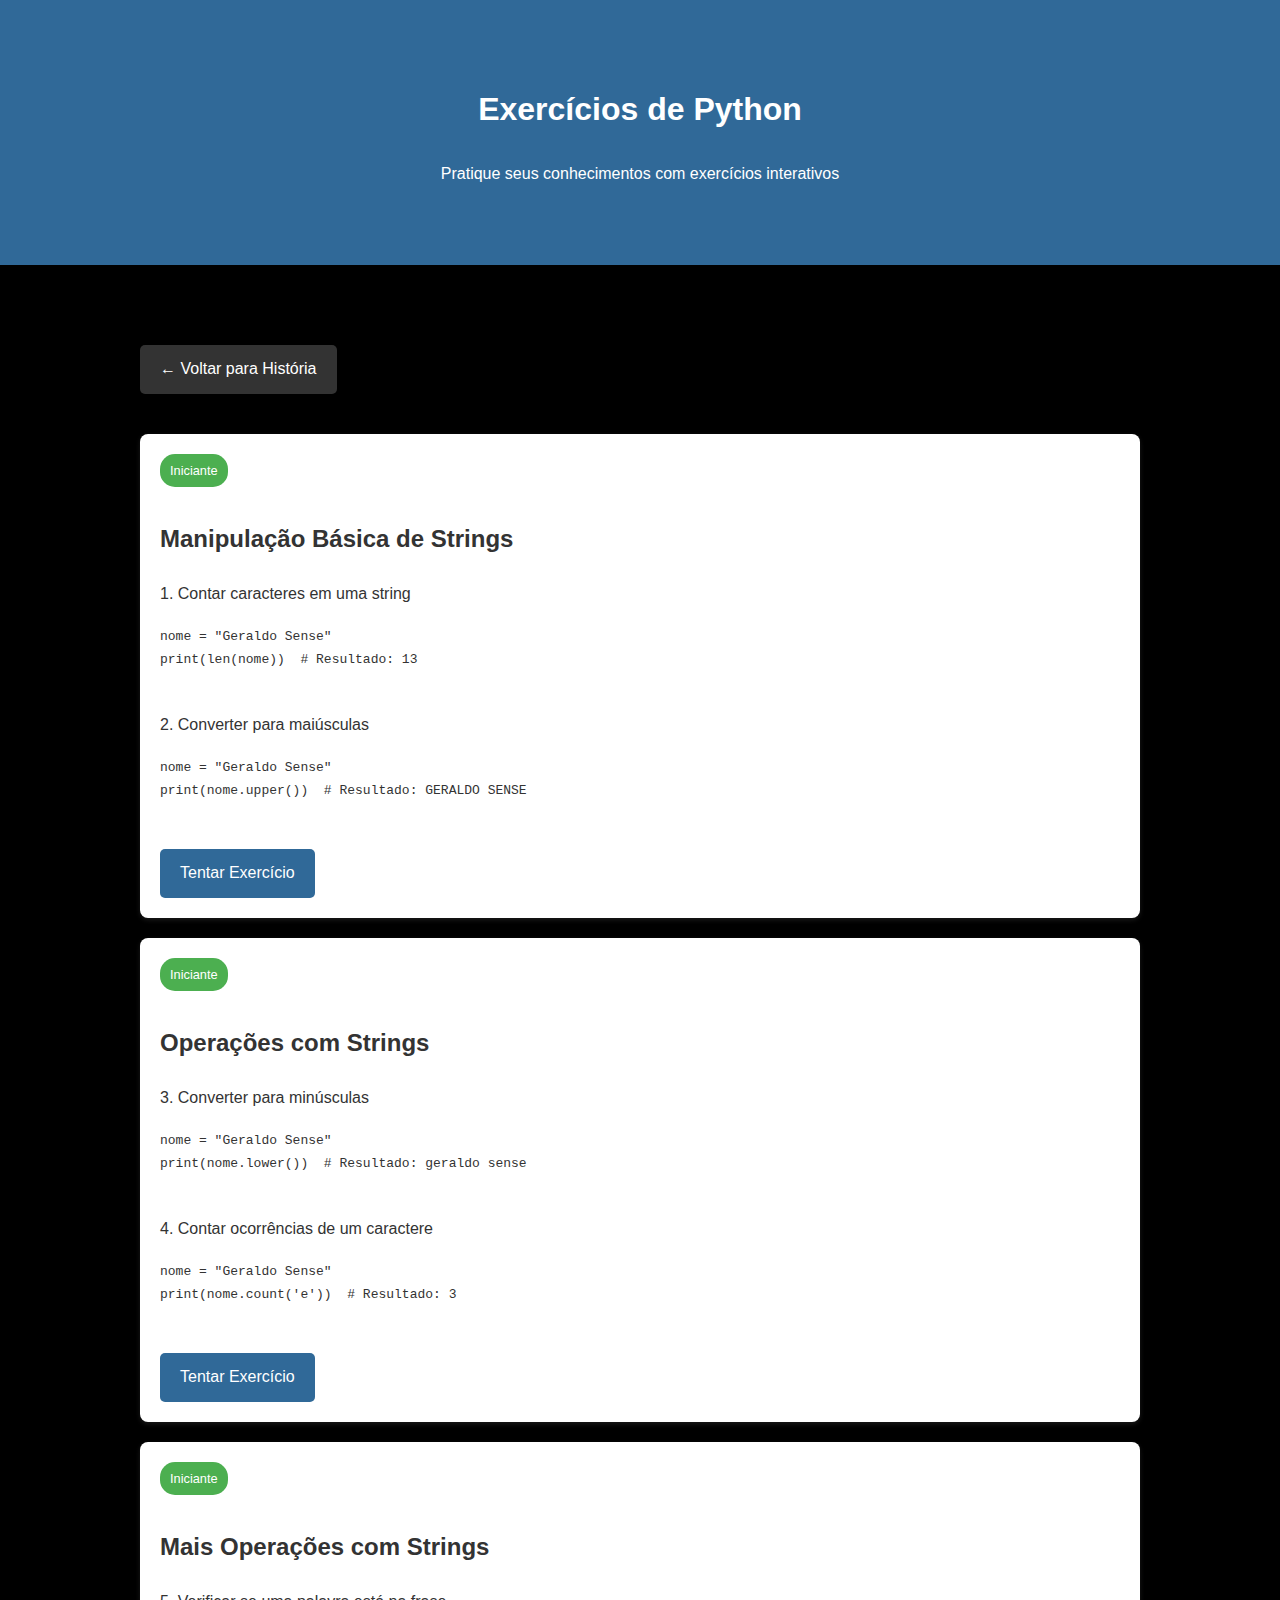
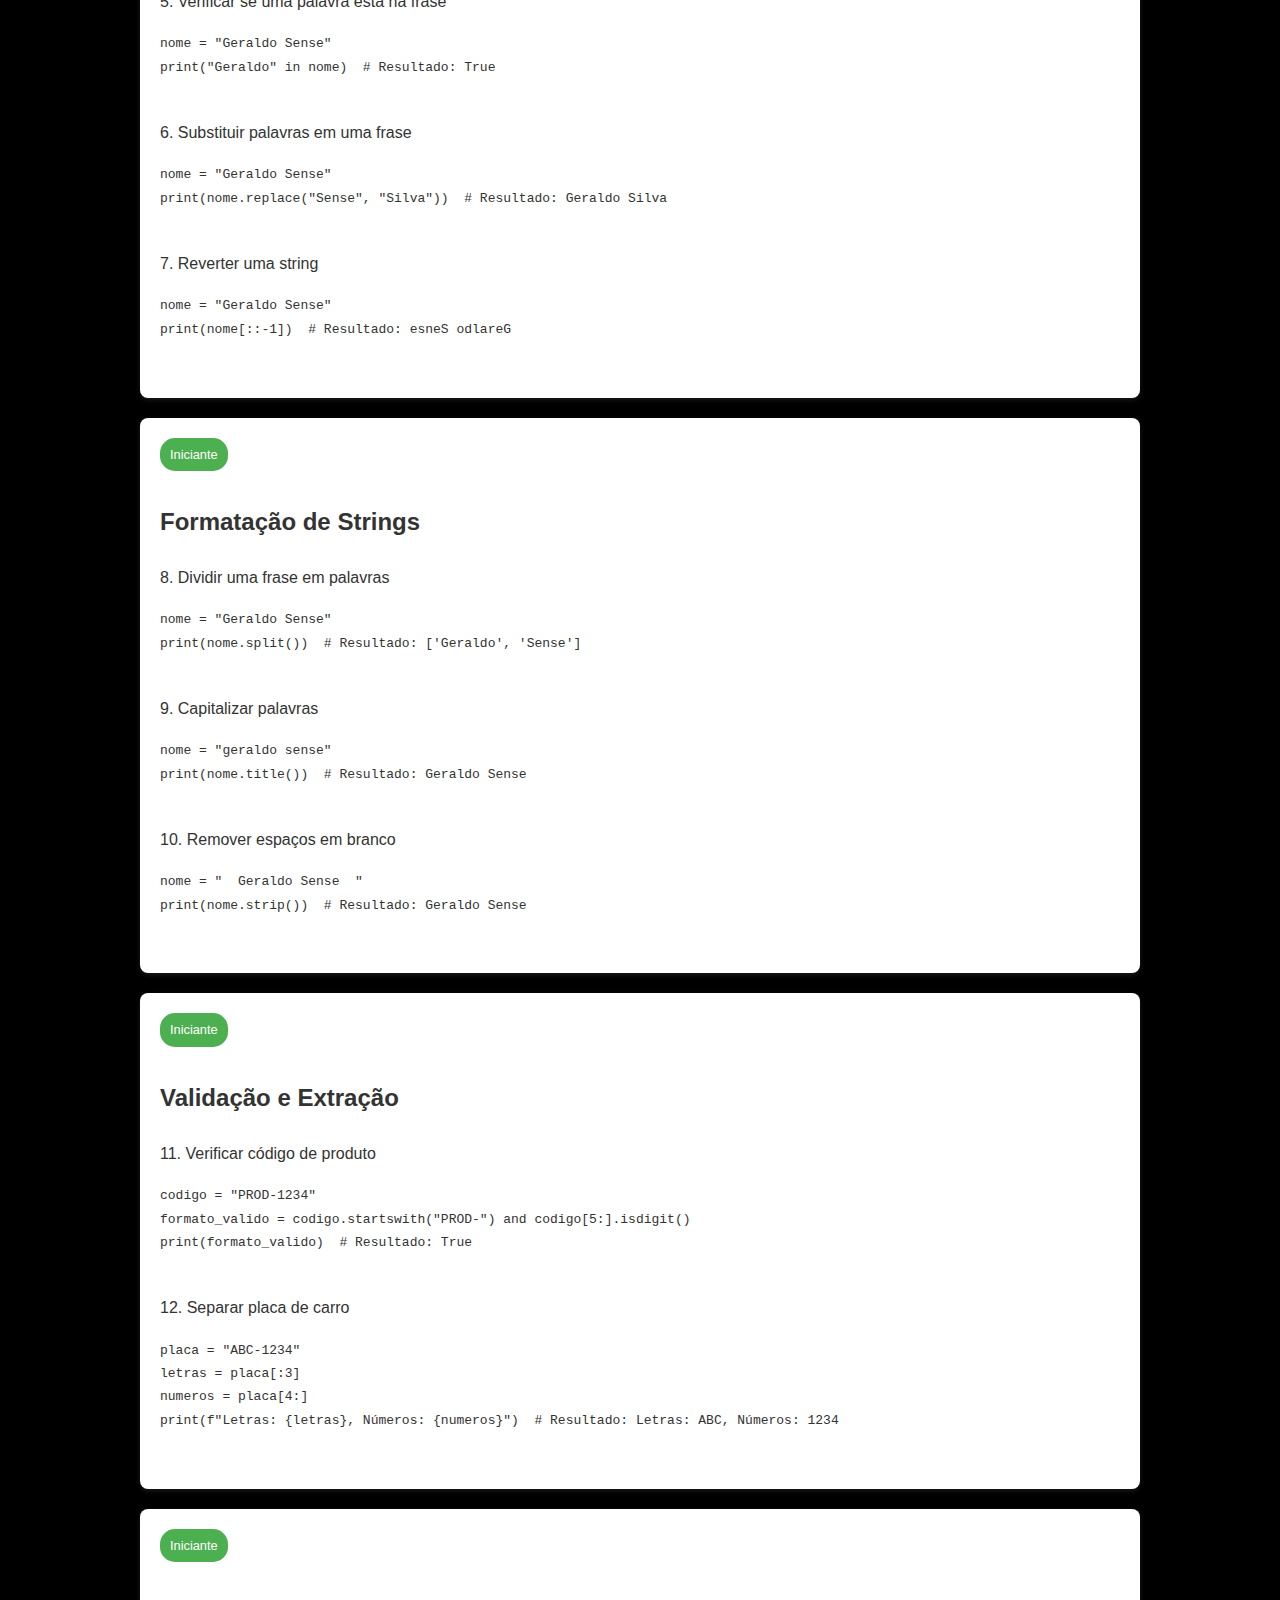
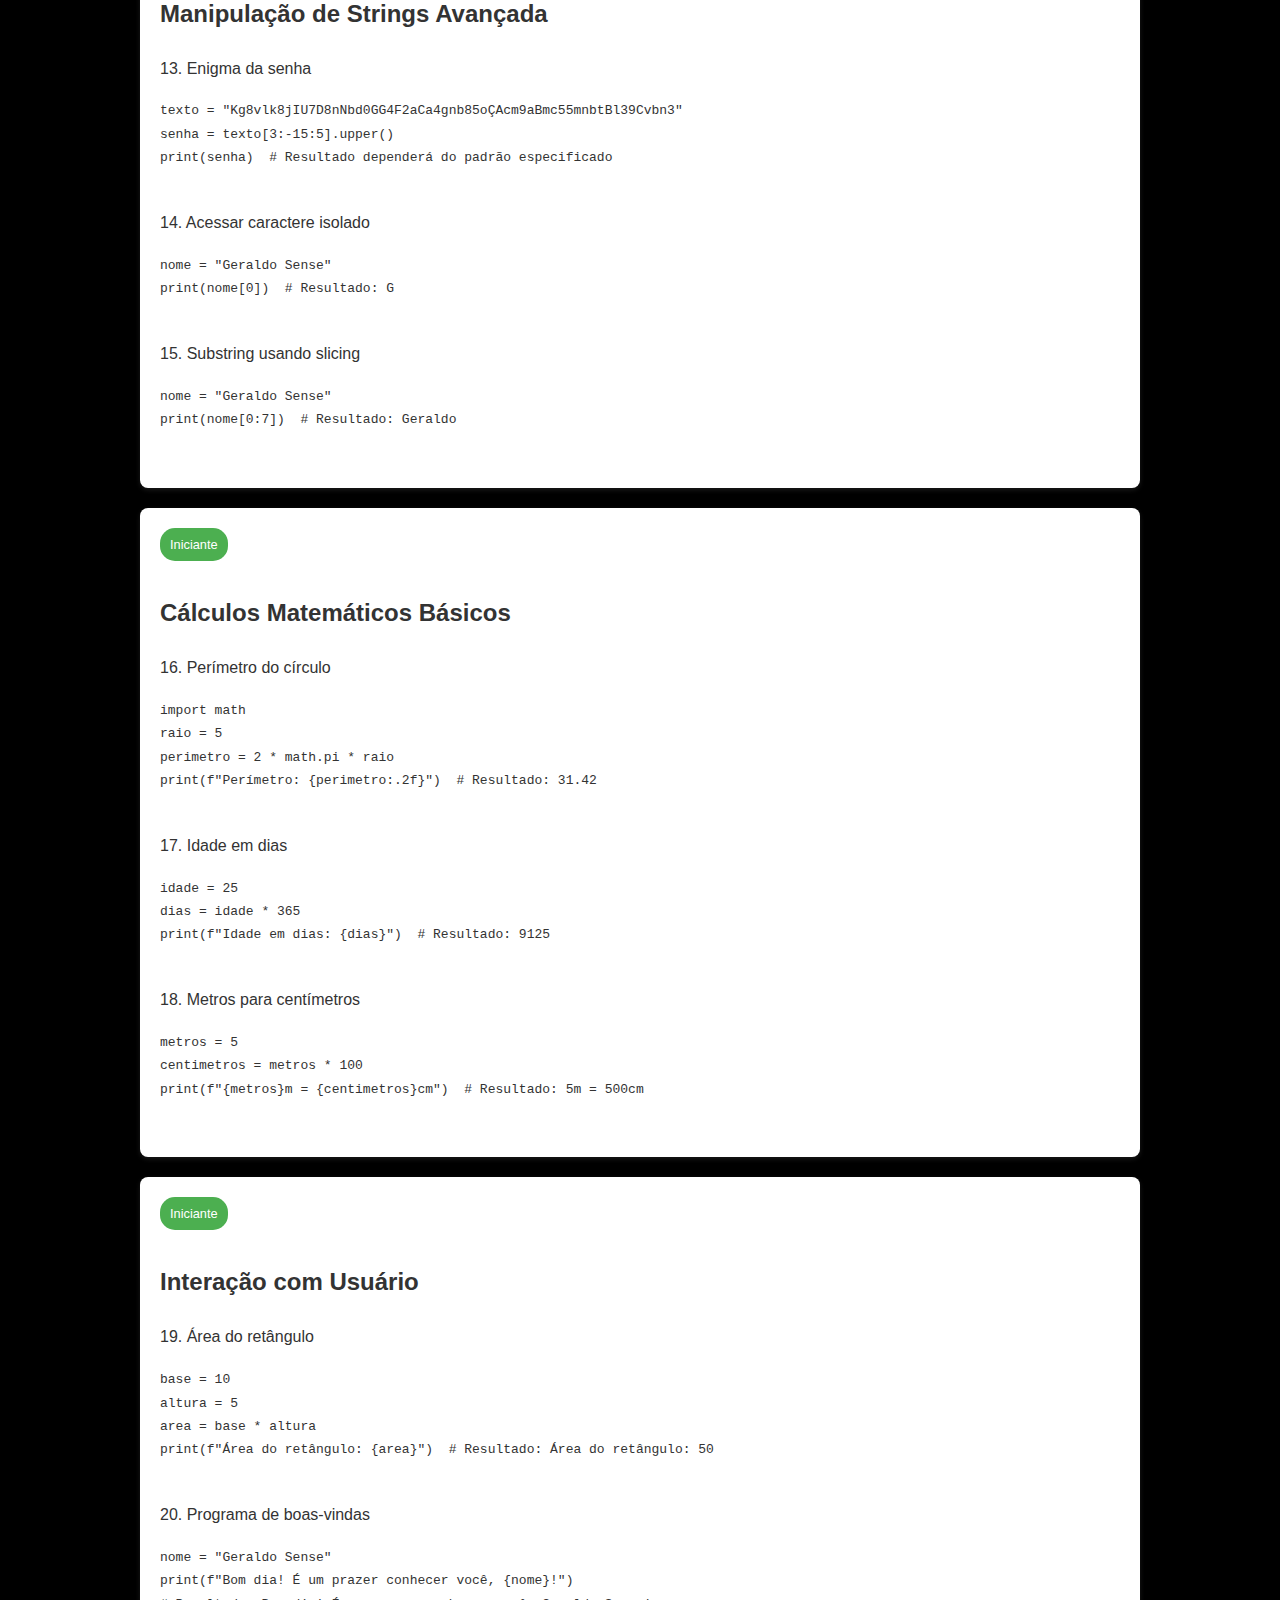
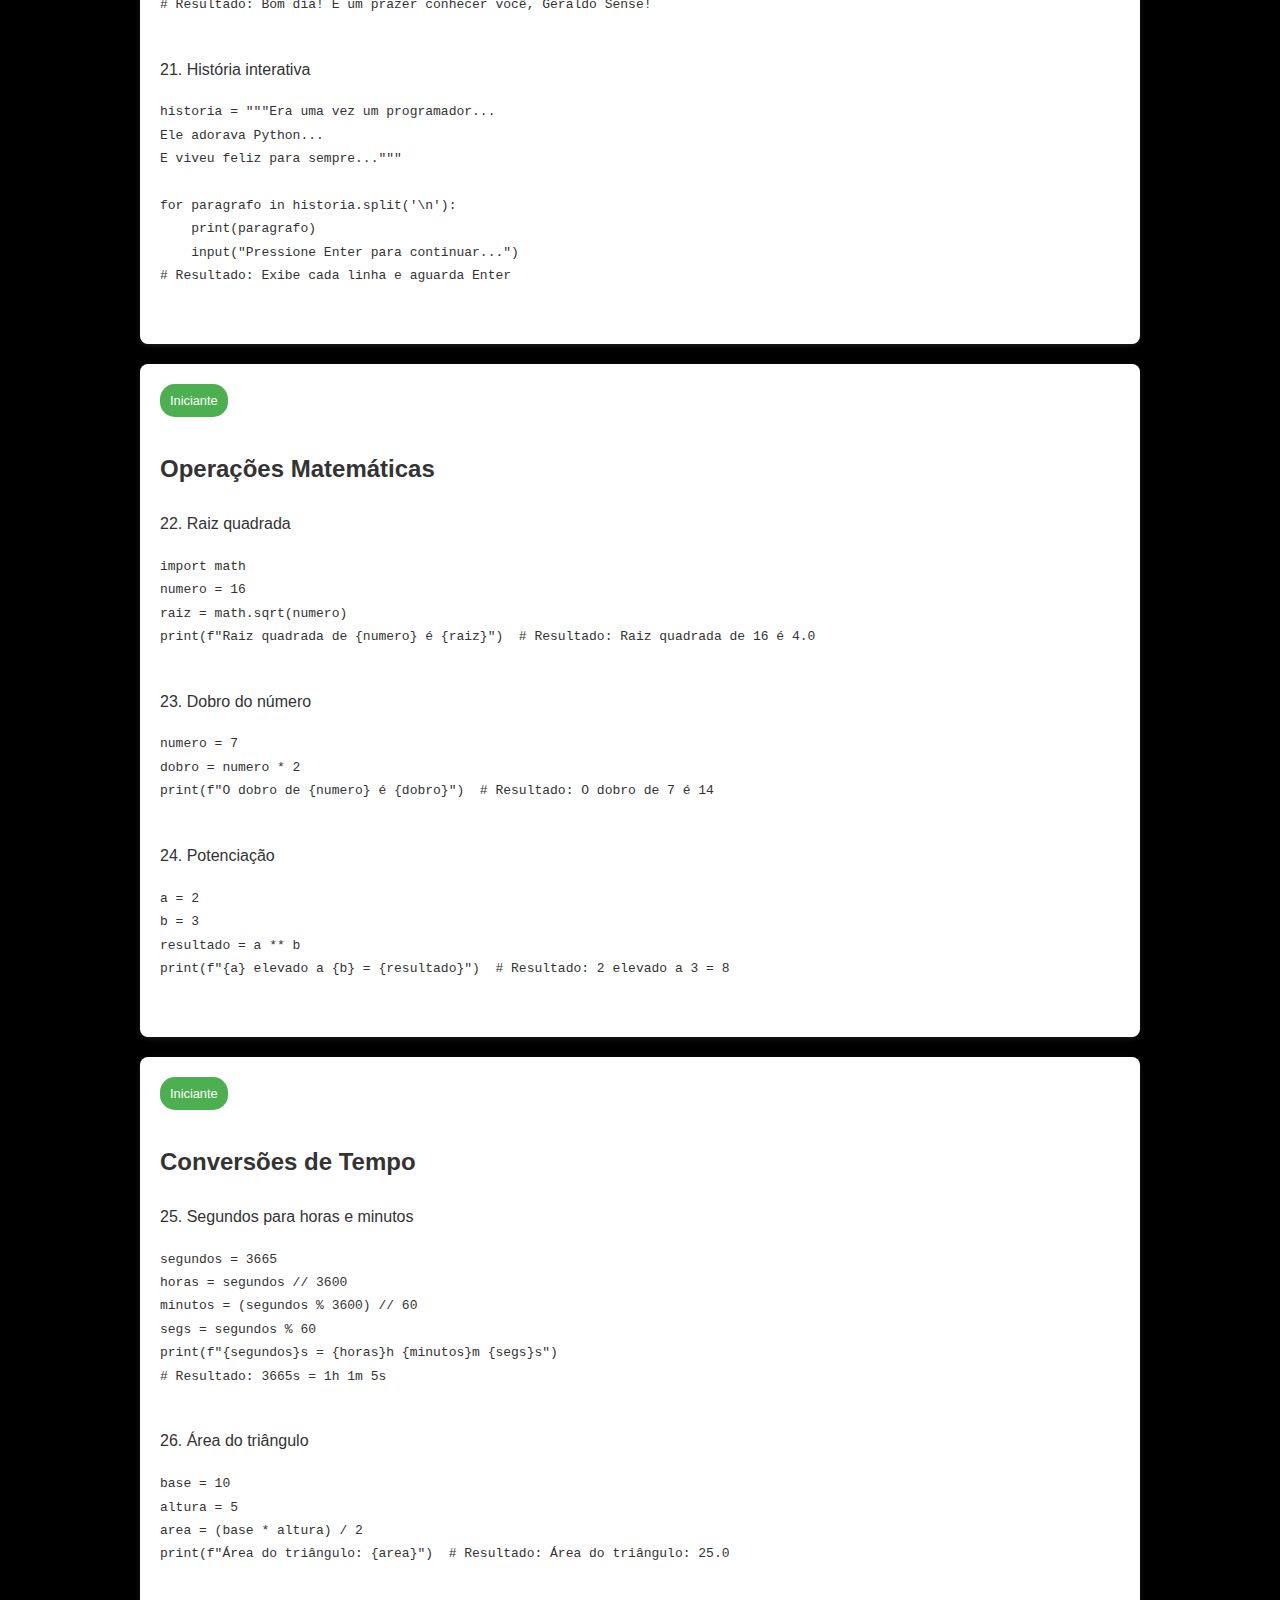
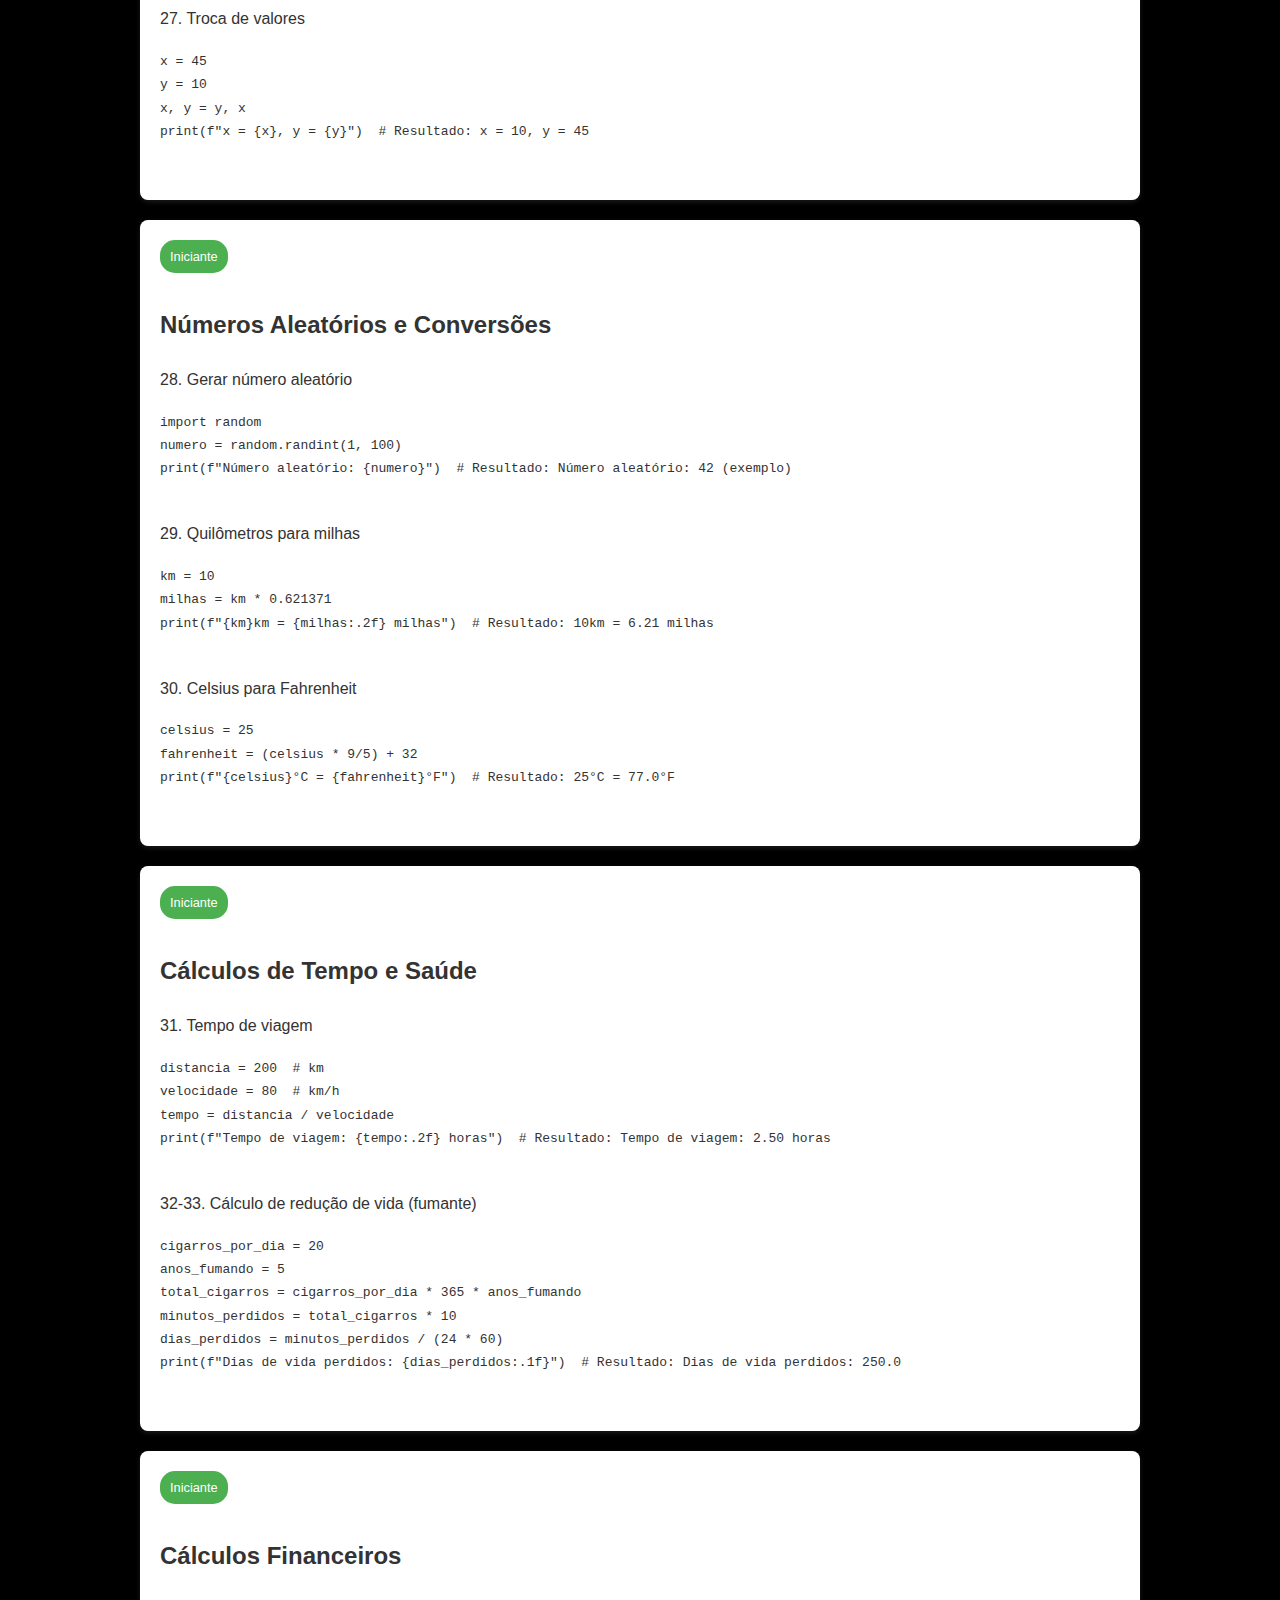
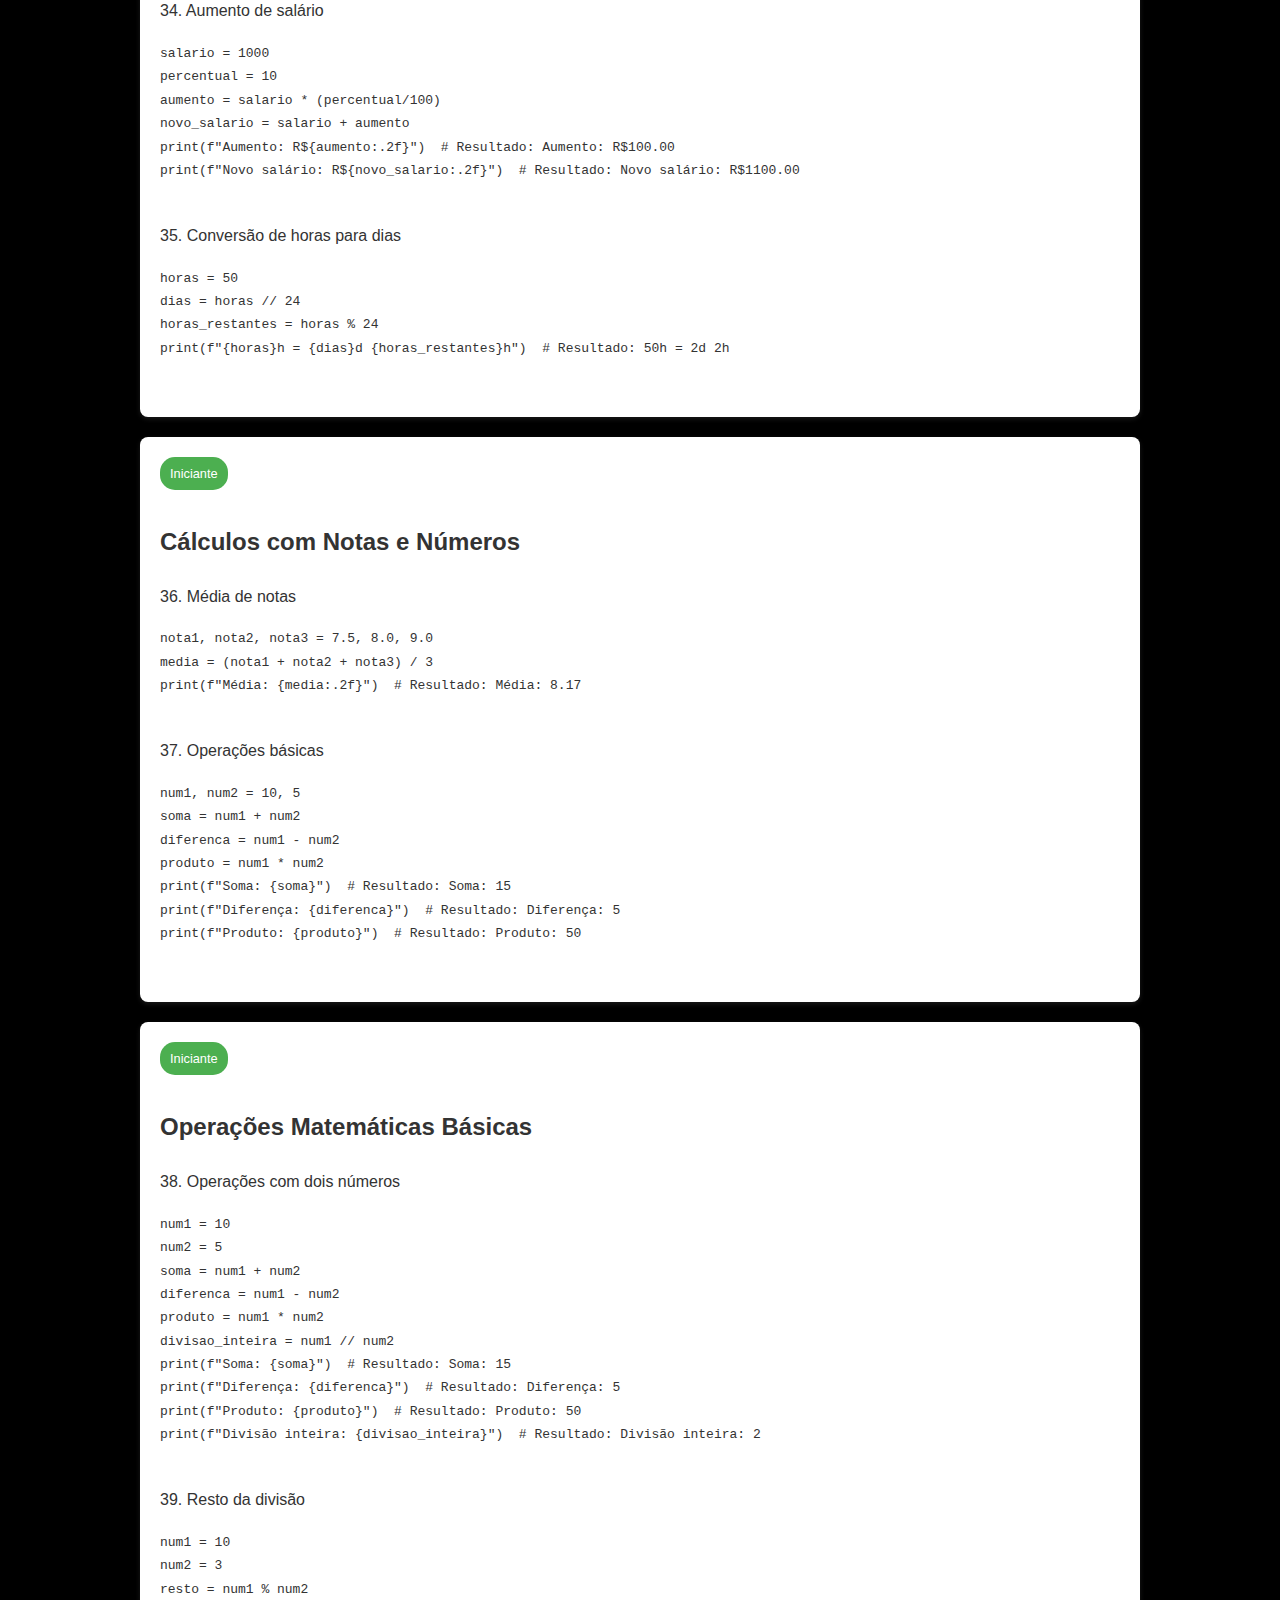
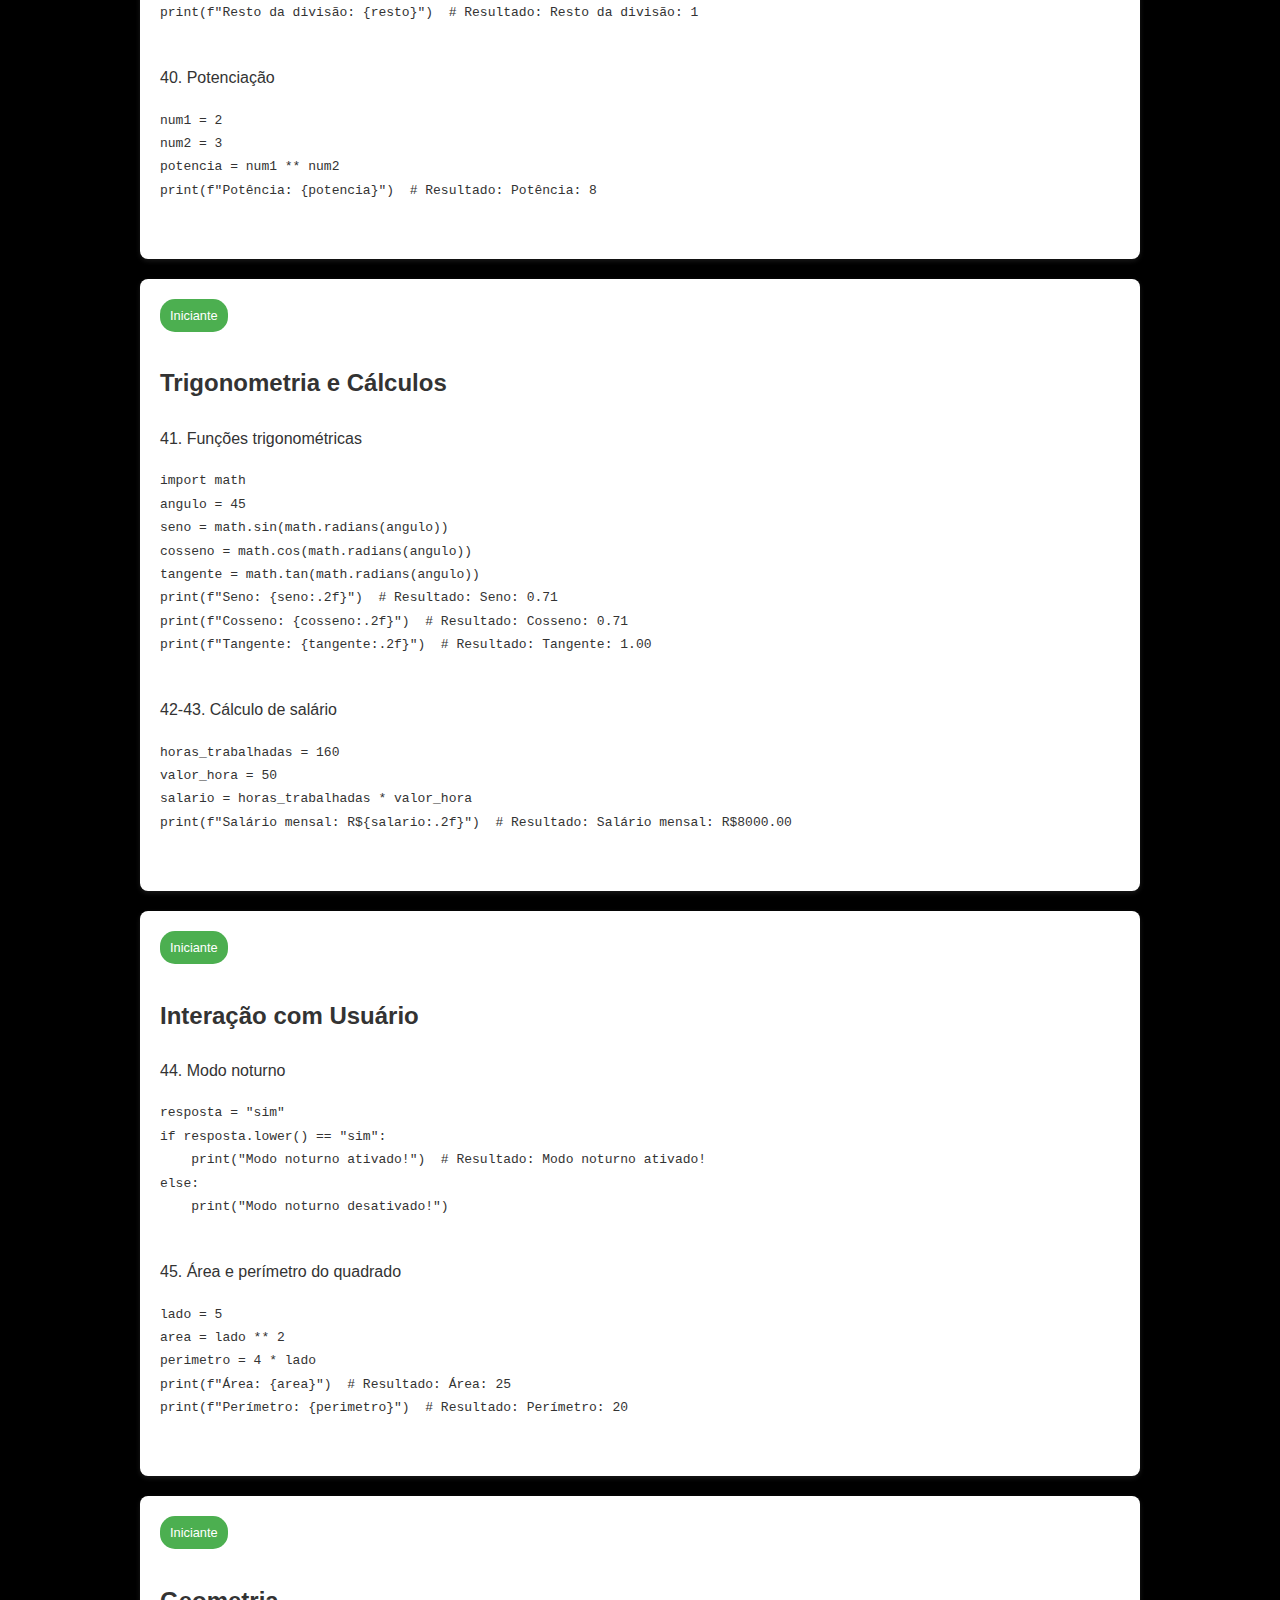
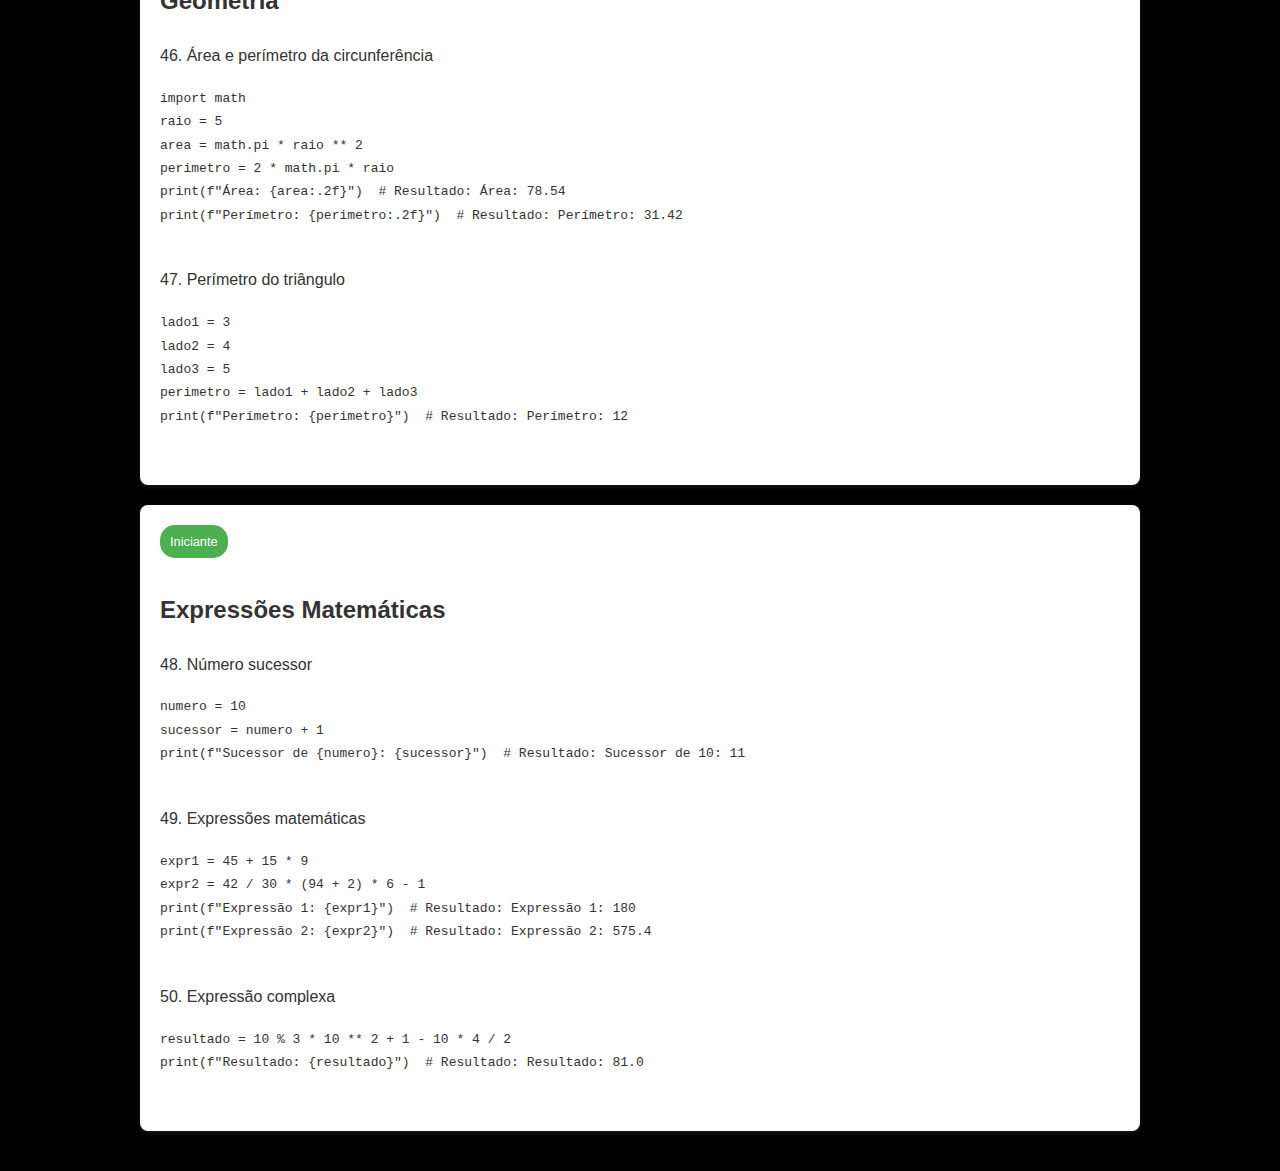
<file: exercicios.html>
<!DOCTYPE html>
<html lang="pt-BR">
<head>
    <meta charset="UTF-8">
    <meta name="viewport" content="width=device-width, initial-scale=1.0">
    <title>Exercícios de Python</title>
    <style>
        :root {
            --python-blue: #306998;
            --python-yellow: #FFD43B;
        }

        body {
            font-family: 'Segoe UI', Arial, sans-serif;
            line-height: 1.8;
            margin: 0;
            color: #fff;
            background-color: #000;
        }

        .container {
            max-width: 1000px;
            margin: 0 auto;
            padding: 20px;
        }

        header {
            background: var(--python-blue);
            color: white;
            padding: 40px 0;
            text-align: center;
            margin-bottom: 40px;
            box-shadow: 0 2px 5px rgba(0,0,0,0.1);
        }

        .exercise-card {
            background: #fff;
            color: #333;
            padding: 20px;
            margin: 20px 0;
            border-radius: 8px;
            box-shadow: 0 2px 5px rgba(255,255,255,0.1);
        }

        .difficulty {
            display: inline-block;
            padding: 5px 10px;
            border-radius: 15px;
            font-size: 0.8em;
            margin-bottom: 10px;
        }

        .beginner { background: #4CAF50; color: white; }
        .intermediate { background: #FFC107; color: black; }
        .advanced { background: #f44336; color: white; }

        .try-button {
            display: inline-block;
            background: var(--python-blue);
            color: white;
            padding: 10px 20px;
            text-decoration: none;
            border-radius: 5px;
            margin-top: 10px;
            transition: background 0.3s ease;
        }

        .try-button:hover {
            background: #1a4971;
        }

        .back-button {
            display: inline-block;
            padding: 10px 20px;
            background: #333;
            color: white;
            text-decoration: none;
            border-radius: 5px;
            margin: 20px 0;
            transition: background 0.3s ease;
        }

        .back-button:hover {
            background: #444;
        }
    </style>
</head>
<body>
    <header>
        <div class="container">
            <h1>Exercícios de Python</h1>
            <p>Pratique seus conhecimentos com exercícios interativos</p>
        </div>
    </header>

    <div class="container">
        <a href="index.html" class="back-button">← Voltar para História</a>

        <!-- Exercícios Básicos -->
        <div class="exercise-card">
            <span class="difficulty beginner">Iniciante</span>
            <h2>Manipulação Básica de Strings</h2>
            <p>1. Contar caracteres em uma string</p>
            <pre>
nome = "Geraldo Sense"
print(len(nome))  # Resultado: 13
            </pre>
            <p>2. Converter para maiúsculas</p>
            <pre>
nome = "Geraldo Sense"
print(nome.upper())  # Resultado: GERALDO SENSE
            </pre>
            <a href="exercicios/strings_basico.py" class="try-button">Tentar Exercício</a>
        </div>

        <div class="exercise-card">
            <span class="difficulty beginner">Iniciante</span>
            <h2>Operações com Strings</h2>
            <p>3. Converter para minúsculas</p>
            <pre>
nome = "Geraldo Sense"
print(nome.lower())  # Resultado: geraldo sense
            </pre>
            <p>4. Contar ocorrências de um caractere</p>
            <pre>
nome = "Geraldo Sense"
print(nome.count('e'))  # Resultado: 3
            </pre>
            <a href="exercicios/strings_operacoes.py" class="try-button">Tentar Exercício</a>
        </div>

        <div class="exercise-card">
            <span class="difficulty beginner">Iniciante</span>
            <h2>Mais Operações com Strings</h2>
            <p>5. Verificar se uma palavra está na frase</p>
            <pre>
nome = "Geraldo Sense"
print("Geraldo" in nome)  # Resultado: True
            </pre>
            <p>6. Substituir palavras em uma frase</p>
            <pre>
nome = "Geraldo Sense"
print(nome.replace("Sense", "Silva"))  # Resultado: Geraldo Silva
            </pre>
            <p>7. Reverter uma string</p>
            <pre>
nome = "Geraldo Sense"
print(nome[::-1])  # Resultado: esneS odlareG
            </pre>
        </div>

        <div class="exercise-card">
            <span class="difficulty beginner">Iniciante</span>
            <h2>Formatação de Strings</h2>
            <p>8. Dividir uma frase em palavras</p>
            <pre>
nome = "Geraldo Sense"
print(nome.split())  # Resultado: ['Geraldo', 'Sense']
            </pre>
            <p>9. Capitalizar palavras</p>
            <pre>
nome = "geraldo sense"
print(nome.title())  # Resultado: Geraldo Sense
            </pre>
            <p>10. Remover espaços em branco</p>
            <pre>
nome = "  Geraldo Sense  "
print(nome.strip())  # Resultado: Geraldo Sense
            </pre>
        </div>

        <div class="exercise-card">
            <span class="difficulty beginner">Iniciante</span>
            <h2>Validação e Extração</h2>
            <p>11. Verificar código de produto</p>
            <pre>
codigo = "PROD-1234"
formato_valido = codigo.startswith("PROD-") and codigo[5:].isdigit()
print(formato_valido)  # Resultado: True
            </pre>
            <p>12. Separar placa de carro</p>
            <pre>
placa = "ABC-1234"
letras = placa[:3]
numeros = placa[4:]
print(f"Letras: {letras}, Números: {numeros}")  # Resultado: Letras: ABC, Números: 1234
            </pre>
        </div>

        <div class="exercise-card">
            <span class="difficulty beginner">Iniciante</span>
            <h2>Manipulação de Strings Avançada</h2>
            <p>13. Enigma da senha</p>
            <pre>
texto = "Kg8vlk8jIU7D8nNbd0GG4F2aCa4gnb85oÇAcm9aBmc55mnbtBl39Cvbn3"
senha = texto[3:-15:5].upper()
print(senha)  # Resultado dependerá do padrão especificado
            </pre>
            <p>14. Acessar caractere isolado</p>
            <pre>
nome = "Geraldo Sense"
print(nome[0])  # Resultado: G
            </pre>
            <p>15. Substring usando slicing</p>
            <pre>
nome = "Geraldo Sense"
print(nome[0:7])  # Resultado: Geraldo
            </pre>
        </div>

        <div class="exercise-card">
            <span class="difficulty beginner">Iniciante</span>
            <h2>Cálculos Matemáticos Básicos</h2>
            <p>16. Perímetro do círculo</p>
            <pre>
import math
raio = 5
perimetro = 2 * math.pi * raio
print(f"Perímetro: {perimetro:.2f}")  # Resultado: 31.42
            </pre>
            <p>17. Idade em dias</p>
            <pre>
idade = 25
dias = idade * 365
print(f"Idade em dias: {dias}")  # Resultado: 9125
            </pre>
            <p>18. Metros para centímetros</p>
            <pre>
metros = 5
centimetros = metros * 100
print(f"{metros}m = {centimetros}cm")  # Resultado: 5m = 500cm
            </pre>
        </div>

        <div class="exercise-card">
            <span class="difficulty beginner">Iniciante</span>
            <h2>Interação com Usuário</h2>
            <p>19. Área do retângulo</p>
            <pre>
base = 10
altura = 5
area = base * altura
print(f"Área do retângulo: {area}")  # Resultado: Área do retângulo: 50
            </pre>
            <p>20. Programa de boas-vindas</p>
            <pre>
nome = "Geraldo Sense"
print(f"Bom dia! É um prazer conhecer você, {nome}!")  
# Resultado: Bom dia! É um prazer conhecer você, Geraldo Sense!
            </pre>
            <p>21. História interativa</p>
            <pre>
historia = """Era uma vez um programador...
Ele adorava Python...
E viveu feliz para sempre..."""

for paragrafo in historia.split('\n'):
    print(paragrafo)
    input("Pressione Enter para continuar...")
# Resultado: Exibe cada linha e aguarda Enter
            </pre>
        </div>

        <div class="exercise-card">
            <span class="difficulty beginner">Iniciante</span>
            <h2>Operações Matemáticas</h2>
            <p>22. Raiz quadrada</p>
            <pre>
import math
numero = 16
raiz = math.sqrt(numero)
print(f"Raiz quadrada de {numero} é {raiz}")  # Resultado: Raiz quadrada de 16 é 4.0
            </pre>
            <p>23. Dobro do número</p>
            <pre>
numero = 7
dobro = numero * 2
print(f"O dobro de {numero} é {dobro}")  # Resultado: O dobro de 7 é 14
            </pre>
            <p>24. Potenciação</p>
            <pre>
a = 2
b = 3
resultado = a ** b
print(f"{a} elevado a {b} = {resultado}")  # Resultado: 2 elevado a 3 = 8
            </pre>
        </div>

        <div class="exercise-card">
            <span class="difficulty beginner">Iniciante</span>
            <h2>Conversões de Tempo</h2>
            <p>25. Segundos para horas e minutos</p>
            <pre>
segundos = 3665
horas = segundos // 3600
minutos = (segundos % 3600) // 60
segs = segundos % 60
print(f"{segundos}s = {horas}h {minutos}m {segs}s")  
# Resultado: 3665s = 1h 1m 5s
            </pre>
            <p>26. Área do triângulo</p>
            <pre>
base = 10
altura = 5
area = (base * altura) / 2
print(f"Área do triângulo: {area}")  # Resultado: Área do triângulo: 25.0
            </pre>
            <p>27. Troca de valores</p>
            <pre>
x = 45
y = 10
x, y = y, x
print(f"x = {x}, y = {y}")  # Resultado: x = 10, y = 45
            </pre>
        </div>

        <div class="exercise-card">
            <span class="difficulty beginner">Iniciante</span>
            <h2>Números Aleatórios e Conversões</h2>
            <p>28. Gerar número aleatório</p>
            <pre>
import random
numero = random.randint(1, 100)
print(f"Número aleatório: {numero}")  # Resultado: Número aleatório: 42 (exemplo)
            </pre>
            <p>29. Quilômetros para milhas</p>
            <pre>
km = 10
milhas = km * 0.621371
print(f"{km}km = {milhas:.2f} milhas")  # Resultado: 10km = 6.21 milhas
            </pre>
            <p>30. Celsius para Fahrenheit</p>
            <pre>
celsius = 25
fahrenheit = (celsius * 9/5) + 32
print(f"{celsius}°C = {fahrenheit}°F")  # Resultado: 25°C = 77.0°F
            </pre>
        </div>

        <div class="exercise-card">
            <span class="difficulty beginner">Iniciante</span>
            <h2>Cálculos de Tempo e Saúde</h2>
            <p>31. Tempo de viagem</p>
            <pre>
distancia = 200  # km
velocidade = 80  # km/h
tempo = distancia / velocidade
print(f"Tempo de viagem: {tempo:.2f} horas")  # Resultado: Tempo de viagem: 2.50 horas
            </pre>
            <p>32-33. Cálculo de redução de vida (fumante)</p>
            <pre>
cigarros_por_dia = 20
anos_fumando = 5
total_cigarros = cigarros_por_dia * 365 * anos_fumando
minutos_perdidos = total_cigarros * 10
dias_perdidos = minutos_perdidos / (24 * 60)
print(f"Dias de vida perdidos: {dias_perdidos:.1f}")  # Resultado: Dias de vida perdidos: 250.0
            </pre>
        </div>

        <div class="exercise-card">
            <span class="difficulty beginner">Iniciante</span>
            <h2>Cálculos Financeiros</h2>
            <p>34. Aumento de salário</p>
            <pre>
salario = 1000
percentual = 10
aumento = salario * (percentual/100)
novo_salario = salario + aumento
print(f"Aumento: R${aumento:.2f}")  # Resultado: Aumento: R$100.00
print(f"Novo salário: R${novo_salario:.2f}")  # Resultado: Novo salário: R$1100.00
            </pre>
            <p>35. Conversão de horas para dias</p>
            <pre>
horas = 50
dias = horas // 24
horas_restantes = horas % 24
print(f"{horas}h = {dias}d {horas_restantes}h")  # Resultado: 50h = 2d 2h
            </pre>
        </div>

        <div class="exercise-card">
            <span class="difficulty beginner">Iniciante</span>
            <h2>Cálculos com Notas e Números</h2>
            <p>36. Média de notas</p>
            <pre>
nota1, nota2, nota3 = 7.5, 8.0, 9.0
media = (nota1 + nota2 + nota3) / 3
print(f"Média: {media:.2f}")  # Resultado: Média: 8.17
            </pre>
            <p>37. Operações básicas</p>
            <pre>
num1, num2 = 10, 5
soma = num1 + num2
diferenca = num1 - num2
produto = num1 * num2
print(f"Soma: {soma}")  # Resultado: Soma: 15
print(f"Diferença: {diferenca}")  # Resultado: Diferença: 5
print(f"Produto: {produto}")  # Resultado: Produto: 50
            </pre>
        </div>

        <div class="exercise-card">
            <span class="difficulty beginner">Iniciante</span>
            <h2>Operações Matemáticas Básicas</h2>
            <p>38. Operações com dois números</p>
            <pre>
num1 = 10
num2 = 5
soma = num1 + num2
diferenca = num1 - num2
produto = num1 * num2
divisao_inteira = num1 // num2
print(f"Soma: {soma}")  # Resultado: Soma: 15
print(f"Diferença: {diferenca}")  # Resultado: Diferença: 5
print(f"Produto: {produto}")  # Resultado: Produto: 50
print(f"Divisão inteira: {divisao_inteira}")  # Resultado: Divisão inteira: 2
            </pre>
            <p>39. Resto da divisão</p>
            <pre>
num1 = 10
num2 = 3
resto = num1 % num2
print(f"Resto da divisão: {resto}")  # Resultado: Resto da divisão: 1
            </pre>
            <p>40. Potenciação</p>
            <pre>
num1 = 2
num2 = 3
potencia = num1 ** num2
print(f"Potência: {potencia}")  # Resultado: Potência: 8
            </pre>
        </div>

        <div class="exercise-card">
            <span class="difficulty beginner">Iniciante</span>
            <h2>Trigonometria e Cálculos</h2>
            <p>41. Funções trigonométricas</p>
            <pre>
import math
angulo = 45
seno = math.sin(math.radians(angulo))
cosseno = math.cos(math.radians(angulo))
tangente = math.tan(math.radians(angulo))
print(f"Seno: {seno:.2f}")  # Resultado: Seno: 0.71
print(f"Cosseno: {cosseno:.2f}")  # Resultado: Cosseno: 0.71
print(f"Tangente: {tangente:.2f}")  # Resultado: Tangente: 1.00
            </pre>
            <p>42-43. Cálculo de salário</p>
            <pre>
horas_trabalhadas = 160
valor_hora = 50
salario = horas_trabalhadas * valor_hora
print(f"Salário mensal: R${salario:.2f}")  # Resultado: Salário mensal: R$8000.00
            </pre>
        </div>

        <div class="exercise-card">
            <span class="difficulty beginner">Iniciante</span>
            <h2>Interação com Usuário</h2>
            <p>44. Modo noturno</p>
            <pre>
resposta = "sim"
if resposta.lower() == "sim":
    print("Modo noturno ativado!")  # Resultado: Modo noturno ativado!
else:
    print("Modo noturno desativado!")
            </pre>
            <p>45. Área e perímetro do quadrado</p>
            <pre>
lado = 5
area = lado ** 2
perimetro = 4 * lado
print(f"Área: {area}")  # Resultado: Área: 25
print(f"Perímetro: {perimetro}")  # Resultado: Perímetro: 20
            </pre>
        </div>

        <div class="exercise-card">
            <span class="difficulty beginner">Iniciante</span>
            <h2>Geometria</h2>
            <p>46. Área e perímetro da circunferência</p>
            <pre>
import math
raio = 5
area = math.pi * raio ** 2
perimetro = 2 * math.pi * raio
print(f"Área: {area:.2f}")  # Resultado: Área: 78.54
print(f"Perímetro: {perimetro:.2f}")  # Resultado: Perímetro: 31.42
            </pre>
            <p>47. Perímetro do triângulo</p>
            <pre>
lado1 = 3
lado2 = 4
lado3 = 5
perimetro = lado1 + lado2 + lado3
print(f"Perímetro: {perimetro}")  # Resultado: Perímetro: 12
            </pre>
        </div>

        <div class="exercise-card">
            <span class="difficulty beginner">Iniciante</span>
            <h2>Expressões Matemáticas</h2>
            <p>48. Número sucessor</p>
            <pre>
numero = 10
sucessor = numero + 1
print(f"Sucessor de {numero}: {sucessor}")  # Resultado: Sucessor de 10: 11
            </pre>
            <p>49. Expressões matemáticas</p>
            <pre>
expr1 = 45 + 15 * 9
expr2 = 42 / 30 * (94 + 2) * 6 - 1
print(f"Expressão 1: {expr1}")  # Resultado: Expressão 1: 180
print(f"Expressão 2: {expr2}")  # Resultado: Expressão 2: 575.4
            </pre>
            <p>50. Expressão complexa</p>
            <pre>
resultado = 10 % 3 * 10 ** 2 + 1 - 10 * 4 / 2
print(f"Resultado: {resultado}")  # Resultado: Resultado: 81.0
            </pre>
        </div>
    </div>
</body>
</html>
</file>
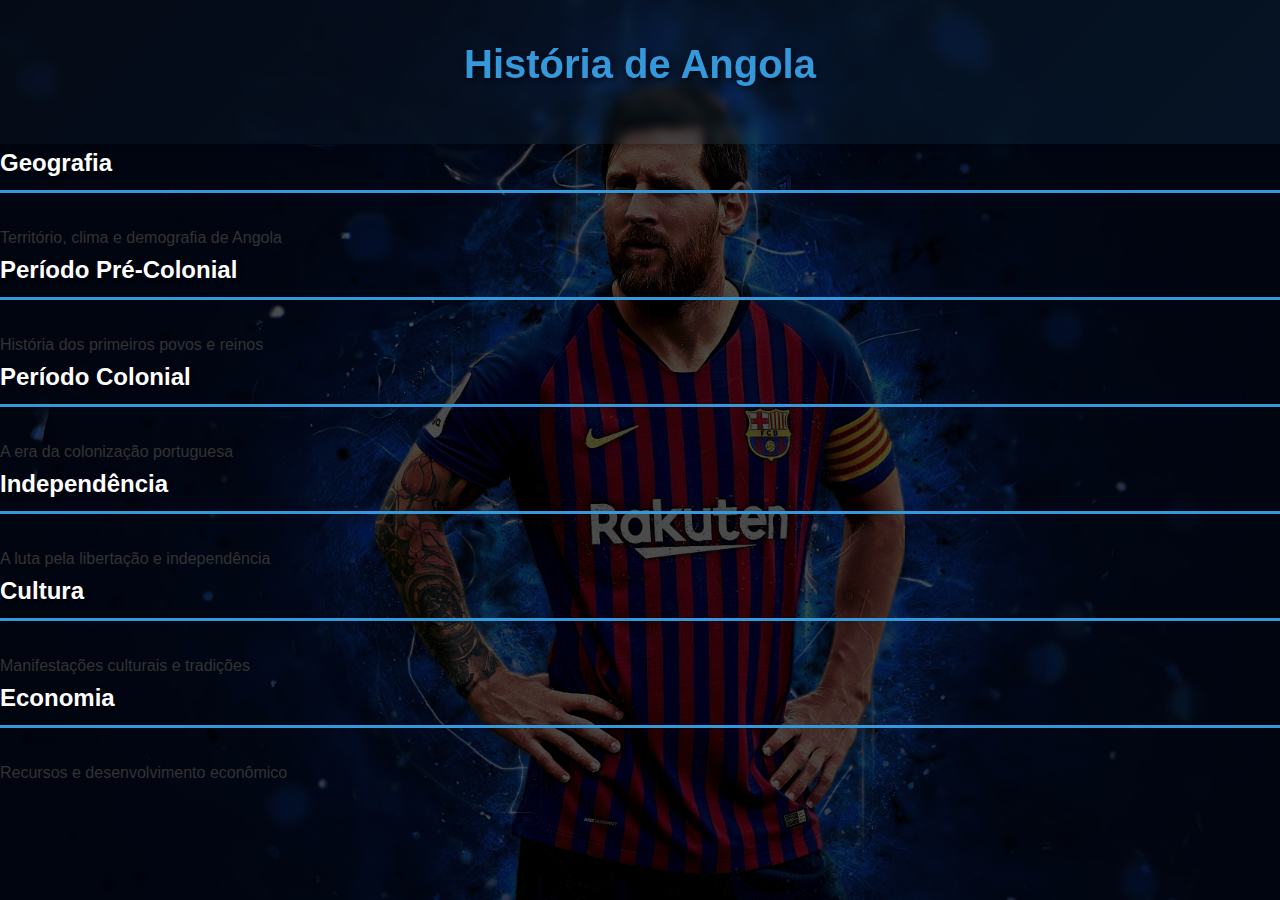
<file: ind.html>
<!DOCTYPE html>
<html lang="pt-PT">
<head>
    <meta charset="UTF-8">
    <meta name="viewport" content="width=device-width, initial-scale=1.0">
    <title>História de Angola</title>
    <link rel="stylesheet" href="styles.css">
</head>
<body>
    <header>
        <h1>História de Angola</h1>
    </header>

    <!-- Página inicial com os temas -->
    <div class="temas-container" id="temas-page">
        <div class="tema-card" onclick="mostrarConteudo('geografia')">
            <h2>Geografia</h2>
            <p>Território, clima e demografia de Angola</p>
        </div>

        <div class="tema-card" onclick="mostrarConteudo('pre-colonial')">
            <h2>Período Pré-Colonial</h2>
            <p>História dos primeiros povos e reinos</p>
        </div>

        <div class="tema-card" onclick="mostrarConteudo('colonial')">
            <h2>Período Colonial</h2>
            <p>A era da colonização portuguesa</p>
        </div>

        <div class="tema-card" onclick="mostrarConteudo('independencia')">
            <h2>Independência</h2>
            <p>A luta pela libertação e independência</p>
        </div>

        <div class="tema-card" onclick="mostrarConteudo('cultura')">
            <h2>Cultura</h2>
            <p>Manifestações culturais e tradições</p>
        </div>

        <div class="tema-card" onclick="mostrarConteudo('economia')">
            <h2>Economia</h2>
            <p>Recursos e desenvolvimento econômico</p>
        </div>
    </div>

    <!-- Conteúdos específicos (inicialmente ocultos) -->
    <div class="conteudo-container" id="conteudo-page" style="display: none;">
        <button onclick="voltarTemas()" class="btn-voltar">← Voltar aos Temas</button>
        
        <!-- Conteúdos específicos de cada tema aqui -->
        <div id="geografia-conteudo" class="tema-conteudo">
            <!-- Conteúdo de Geografia -->
        </div>

        <!-- Repita para outros temas -->
    </div>

    <script>
        function mostrarConteudo(tema) {
            document.getElementById('temas-page').style.display = 'none';
            document.getElementById('conteudo-page').style.display = 'block';
            
            // Ocultar todos os conteúdos
            const conteudos = document.getElementsByClassName('tema-conteudo');
            for(let conteudo of conteudos) {
                conteudo.style.display = 'none';
            }
            
            // Mostrar apenas o conteúdo selecionado
            document.getElementById(tema + '-conteudo').style.display = 'block';
        }

        function voltarTemas() {
            document.getElementById('temas-page').style.display = 'grid';
            document.getElementById('conteudo-page').style.display = 'none';
        }
    </script>
</body>
</html>
</file>
<file: styles.css>
* {
    margin: 0;
    padding: 0;
    box-sizing: border-box;
}

body {
    font-family: Arial, sans-serif;
    line-height: 1.6;
    color: #333;
    background: linear-gradient(rgba(0, 0, 0, 0.7), rgba(0, 0, 0, 0.7)),
                url('lionel-messi-barcelona-3261.jpg') no-repeat center center fixed;
    background-size: cover;
    min-height: 100vh;
}

header {
    background: linear-gradient(135deg, 
                rgba(44, 62, 80, 0.1), 
                rgba(52, 152, 219, 0.1));
    color: white;
    padding: 2rem;
    text-align: center;
    box-shadow: 0 2px 5px rgba(0,0,0,0.2);
    backdrop-filter: blur(5px);
}

header h1 {
    margin-bottom: 1rem;
    font-size: 2.5rem;
    text-shadow: 2px 2px 4px rgba(0, 0, 0, 0.5);
    color: #3498db;
}

nav ul {
    list-style: none;
    padding: 1rem 0;
}

nav ul li {
    display: inline;
    margin: 0 1rem;
}

nav ul li a {
    color: white;
    text-decoration: none;
    padding: 0.5rem 1rem;
    border-radius: 20px;
    transition: background-color 0.3s;
    text-shadow: 1px 1px 2px rgba(0, 0, 0, 0.5);
}

nav ul li a:hover {
    background-color: rgba(255,255,255,0.2);
}

main {
    max-width: 1200px;
    margin: 0 auto;
    padding: 2rem;
}

section {
    margin-bottom: 4rem;
}

h2 {
    color: #ffffff;
    margin-bottom: 2rem;
    padding-bottom: 0.5rem;
    border-bottom: 3px solid #3498db;
    text-shadow: 2px 2px 4px rgba(0, 0, 0, 0.5);
}

.periferico-card {
    background-color: rgba(255, 255, 255, 0.8);
    border: 1px solid rgba(221, 221, 221, 0.3);
    border-radius: 12px;
    padding: 2rem;
    margin-bottom: 2rem;
    box-shadow: 0 4px 6px rgba(0, 0, 0, 0.2);
    backdrop-filter: blur(5px);
    transition: transform 0.3s, box-shadow 0.3s;
}

.periferico-card:hover {
    transform: translateY(-5px);
    box-shadow: 0 6px 12px rgba(0,0,0,0.15);
    background-color: rgba(255, 255, 255, 0.9);
}

.periferico-card h3 {
    color: #1a2634;
    margin-bottom: 1rem;
    font-size: 1.5rem;
}

.periferico-card h4 {
    color: #2980b9;
    margin: 1.5rem 0 0.5rem 0;
    font-size: 1.2rem;
}

.periferico-card p {
    margin-bottom: 1rem;
    color: #2c3e50;
}

.periferico-card ul {
    list-style-position: inside;
    margin-left: 1rem;
}

.periferico-card ul li {
    margin-bottom: 0.5rem;
    color: #2c3e50;
}

.periferico-card ul ul {
    margin-left: 2rem;
    margin-top: 0.5rem;
    margin-bottom: 1rem;
    color: #666;
}

footer {
    background: linear-gradient(135deg, 
                rgba(44, 62, 80, 0.9), 
                rgba(52, 152, 219, 0.9));
    color: white;
    text-align: center;
    padding: 1rem;
    position: fixed;
    bottom: 0;
    width: 100%;
    backdrop-filter: blur(5px);
}

@media (max-width: 768px) {
    nav ul li {
        display: block;
        margin: 0.5rem 0;
    }
    
    .periferico-card {
        padding: 1.5rem;
    }

    header h1 {
        font-size: 2rem;
    }

    main {
        padding: 1rem;
    }
}
</file>
